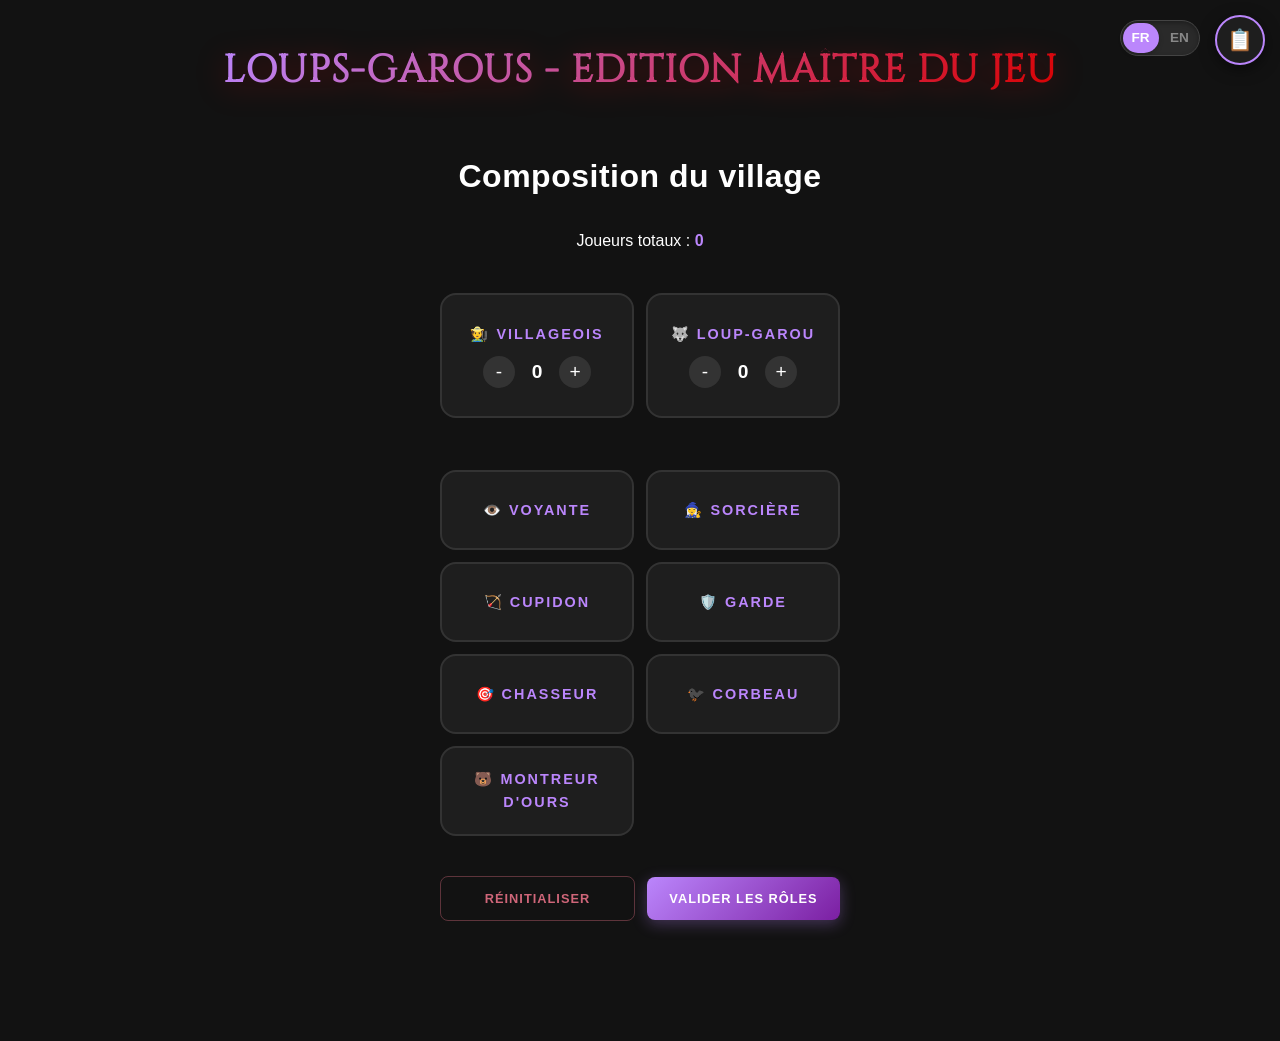
<file: index.html>
<!DOCTYPE html>
<html lang="fr">

<head>
    <meta charset="UTF-8">
    <meta name="viewport" content="width=device-width, initial-scale=1.0, maximum-scale=1.0, user-scalable=no">
    <title>Werewolf GM</title>
    <link rel="icon" type="image/x-icon" href="/wolf.png">
    <link rel="stylesheet" href="style.css?v=8">
    <link rel="manifest" href="manifest.json">
</head>

<body>

    <header>
        <h1 class="titre-app" data-i18n="mainTitle">Loups-Garous - Edition Maître du Jeu</h1>

        <div class="header-controls"></div>
            <div class="lang-switch-container">
                <input type="checkbox" id="lang-toggle-checkbox" class="lang-checkbox">
                <label for="lang-toggle-checkbox" class="lang-slider">
                    <span class="lang-fr">FR</span>
                    <span class="lang-en">EN</span>
                    <div class="lang-knob"></div>
                </label>
            </div>

            <button id="btn-master-view" class="btn-master-flottant" title="Master View">📋</button>
        </div>
    </header>

    <section>
        <main id="app-container">

            <div id="ecran-choix-roles">
                <h2 data-i18n="setupTitle">Composition du village</h2>
                <p style="text-align: center; margin-bottom: 20px;"><span data-i18n="totalPlayers">Joueurs totaux
                        :</span> <strong id="total-joueurs" style="color: var(--accent);">0</strong></p>

                <div class="grille-roles">
                    <div class="carte-role base villageois" data-role="villageois" data-nom="Villageois">
                        <h3>🧑‍🌾 <span data-i18n="roleVillagerName">Villageois</span></h3>
                        <div class="controles-compteur">
                            <button class="btn-moins" data-cible="villageois">-</button>
                            <span id="qte-villageois" class="qte">0</span>
                            <button class="btn-plus" data-cible="villageois">+</button>
                        </div>
                    </div>
                    <div class="carte-role base loup" data-role="loup" data-nom="Loup-Garou">
                        <h3>🐺 <span data-i18n="roleWolfName">Loup-Garou</span></h3>
                        <div class="controles-compteur">
                            <button class="btn-moins" data-cible="loup">-</button>
                            <span id="qte-loup" class="qte">0</span>
                            <button class="btn-plus" data-cible="loup">+</button>
                        </div>
                    </div>

                    <div class="carte-role special" data-role="voyante" data-nom="Voyante">
                        <h3>👁️ <span data-i18n="roleSeerName">Voyante</span></h3>
                    </div>
                    <div class="carte-role special" data-role="sorciere" data-nom="Sorcière">
                        <h3>🧙‍♀️ <span data-i18n="roleWitchName">Sorcière</span></h3>
                    </div>
                    <div class="carte-role special" data-role="cupidon" data-nom="Cupidon">
                        <h3>🏹 <span data-i18n="roleCupidName">Cupidon</span></h3>
                    </div>
                    <div class="carte-role special" data-role="garde" data-nom="Garde">
                        <h3>🛡️ <span data-i18n="roleGuardName">Garde</span></h3>
                    </div>
                    <div class="carte-role special" data-role="chasseur" data-nom="Chasseur">
                        <h3>🎯 <span data-i18n="roleHunterName">Chasseur</span></h3>
                    </div>
                    <div class="carte-role special" data-role="corbeau" data-nom="Corbeau">
                        <h3>🐦‍⬛ <span data-i18n="roleCrowName">Corbeau</span></h3>
                    </div>
                    <div class="carte-role special" data-role="montreur" data-nom="Montreur d'Ours">
                        <h3>🐻 <span data-i18n="roleBearName">Montreur d'Ours</span></h3>
                    </div>
                </div>

                <div class="bouton-transition-container"
                    style="display: flex; justify-content: space-between; align-items: center; margin-top: 20px;">
                    <button id="btn-reinitialiser" class="btn-texte" data-i18n="btnReset">Réinitialiser</button>
                    <button id="btn-valider-roles" class="btn-principal" style="margin: 0; max-width: 200px;"
                        data-i18n="btnValidateRoles">Valider les rôles</button>
                </div>
            </div>

            <div id="ecran-parametres" class="cache">
                <h2 data-i18n="settingsTitle">Paramètres de la partie</h2>

                <div class="etape-container">
                    <div class="parametres-groupe">
                        <p class="parametre-titre" data-i18n="timerLabel">⏳ Temps de débat (Conseil) :</p>
                        <select id="select-timer">
                            <option value="120" data-i18n="time2m">2 Minutes</option>
                            <option value="180" selected data-i18n="time3m">3 Minutes</option>
                            <option value="300" data-i18n="time5m">5 Minutes</option>
                            <option value="480" data-i18n="time8m">8 Minutes</option>
                            <option value="0" data-i18n="timeUnl">Illimité</option>
                        </select>
                    </div>

                    <div class="parametres-groupe">
                        <p class="parametre-titre" data-i18n="capSectionTitle">🎖️ Élection du Capitaine :</p>
                        <label class="checkbox-container" for="checkbox-capitaine">
                            <input type="checkbox" id="checkbox-capitaine" class="checkbox-input" checked>
                            <span class="checkbox-label" data-i18n="capEnableDesc">Activer l'élection du Capitaine avant
                                la Nuit 1</span>
                        </label>
                    </div>

                    <div id="groupe-option-reelection" class="sub-option">
                        <div class="checkbox-container">
                            <input type="checkbox" id="checkbox-reelection" class="checkbox-input" checked>
                            <label for="checkbox-reelection" class="checkbox-label"
                                data-i18n="capReelectDesc">Désignation d'un successeur (en cas de mort)</label>
                        </div>
                    </div>

                    <div class="parametres-groupe">
                        <p class="parametre-titre" data-i18n="tiebreakerTitle">⚖️ Égalité (Revote) :</p>
                        <label class="checkbox-container" for="checkbox-revote">
                            <input type="checkbox" id="checkbox-revote" class="checkbox-input" checked>
                            <span class="checkbox-label" data-i18n="tiebreakerDesc">Autoriser un second vote en cas
                                d'égalité</span>
                        </label>
                    </div>
                </div>

                <button id="btn-valider-parametres" class="btn-principal" data-i18n="btnContinue">Étape
                    suivante</button>
            </div>

            <div id="ecran-saisie-joueurs" class="cache">
                <h2 data-i18n="playersTitle">Ajouter les joueurs</h2>

                <div class="formulaire-ajout">
                    <input type="text" id="nom-joueur" data-i18n="placeholderName" placeholder="Entrez un nom...">
                    <select id="role-joueur"></select>
                    <button id="btn-ajouter" data-i18n="btnAdd">Ajouter</button>
                </div>

                <ul id="liste-config-joueurs" class="liste-simple"></ul>

                <button id="btn-demarrer" class="btn-principal" disabled data-i18n="btnStart">Démarrer la
                    partie</button>
            </div>

            <div id="ecran-capitaine" class="cache">
                <div class="etape-container">
                    <span class="captain-badge">🎖️</span>
                    <h2 data-i18n="capTitle">Élection du Capitaine</h2>
                    <p class="info-bulle" data-i18n="capDesc">Le village élit son Capitaine avant la première nuit.</p>
                    <select id="select-capitaine"></select>
                    <button id="btn-valider-capitaine" class="btn-principal" disabled data-i18n="btnValidateCap">Valider
                        le Capitaine</button>
                </div>
            </div>

            <div id="ecran-nuit" class="cache">
                <h2 id="titre-nuit" class="titre-nuit-etape">Nuit 1</h2>

                <div id="contenu-etape-nuit"></div>
                <div id="zone-sentence-village" class="cache"></div>

                <div id="zone-timer" class="cache etape-container">
                    <h3 class="titre-conseil" data-i18n="timerTitle">Chronomètre de débat</h3>

                    <div id="chrono-cercle-container">
                        <svg class="chrono-svg" viewBox="0 0 100 100">
                            <circle class="chrono-cercle-fond" cx="50" cy="50" r="45"></circle>
                            <circle class="chrono-cercle-progression" id="barre-timer" cx="50" cy="50" r="45"></circle>
                        </svg>
                        <div id="affichage-chrono">03:00</div>
                    </div>

                    <div class="timer-controles">
                        <button id="btn-timer-moins" class="btn-timer-secondaire">-30s</button>
                        <button id="btn-start-timer" class="btn-timer-principal"
                            data-i18n="btnStartTimer">Démarrer</button>
                        <button id="btn-timer-reset" class="btn-timer-secondaire"
                            data-i18n="btnResetTimer">Reset</button>
                        <button id="btn-timer-plus" class="btn-timer-secondaire">+30s</button>
                    </div>
                </div>

                <div id="zone-vote-village" class="cache etape-container">
                    <h3 class="titre-conseil" data-i18n="voteTitle">Vote du Village</h3>
                    <select id="select-elimine-village"></select>
                </div>

                <button id="btn-etape-suivante" class="btn-principal cache" data-i18n="btnNext">SUIVANT</button>
            </div>

        </main>
    </section>

    <div id="modal-master-view" class="modal-overlay cache">
        <div class="modal-contenu">
            <button id="btn-close-master" class="btn-fermer">✖</button>
            <h2 style="color: var(--accent); margin-top: 10px;">📋 Master View</h2>
            <div id="recap-players-list"></div>
        </div>
    </div>

    <script src="script.js"></script>
</body>

</html>
</file>
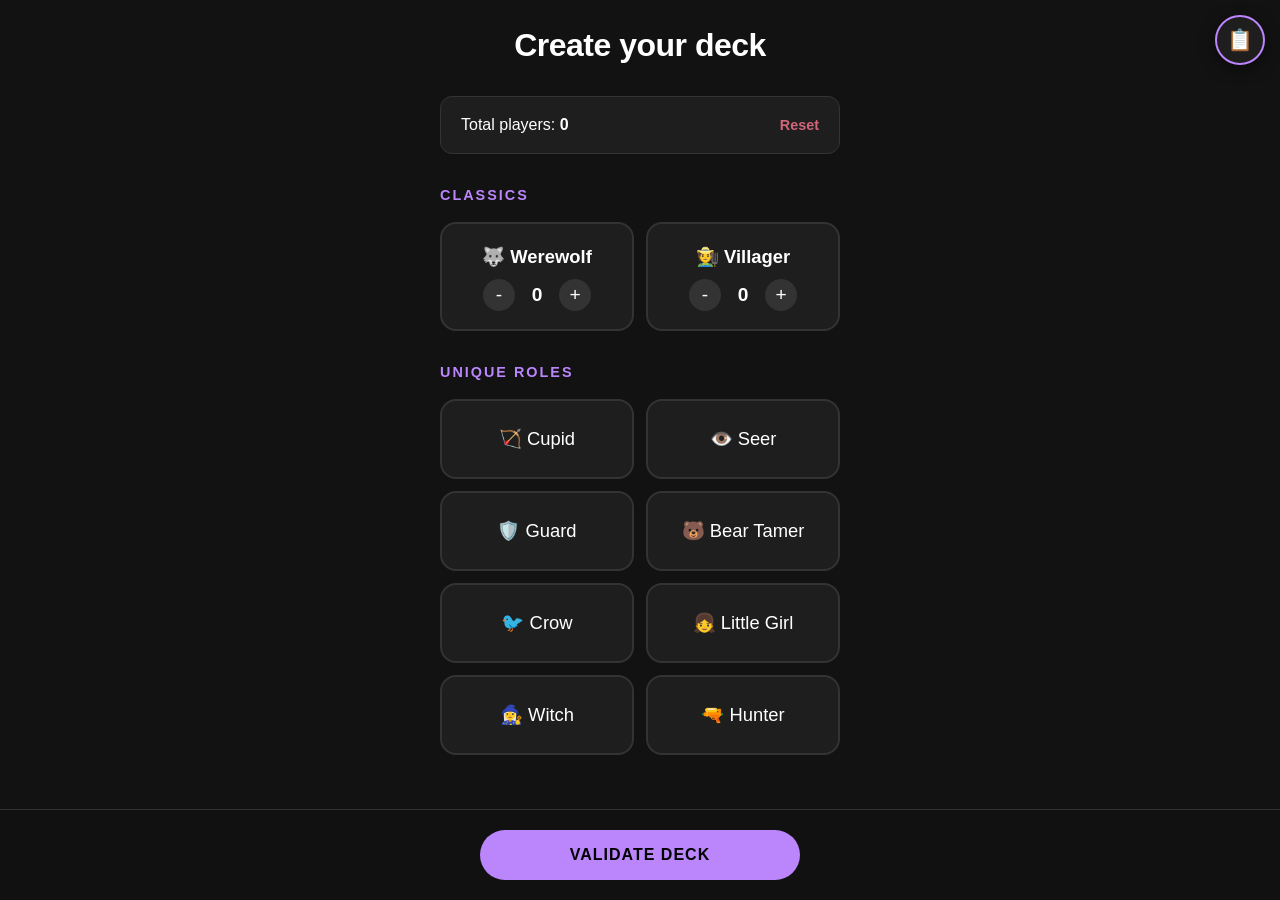
<file: pages/game.html>
<!DOCTYPE html>
<html lang="en">

<head>
    <meta charset="UTF-8">
    <meta name="viewport" content="width=device-width, initial-scale=1.0, maximum-scale=1.0, user-scalable=no">
    <title>Game - Werewolf GM</title>
    <link rel="stylesheet" href="/styles/style.css">
</head>

<body>
    <button id="btn-master-view" class="btn-master-flottant">📋</button>

    <div id="modal-master-view" class="modal-overlay cache">
        <div class="modal-contenu">
            <button id="btn-close-master" class="btn-fermer">✖</button>
            <h2 class="game-recap">Game Recap</h2>
            <div id="recap-players-list"></div>
        </div>
    </div>

    <section id="ecran-choix-roles">
        <h2>Create your deck</h2>
        <div class="infos-paquet">
            <span>Total players: <strong id="total-joueurs">0</strong></span>
            <button id="btn-reinitialiser" class="btn-texte">Reset</button>
        </div>

        <h3>Classics</h3>
        <div class="grille-roles">
            <div class="carte-role loup" data-role="loup" data-nom="Werewolf">
                <span class="nom-role">🐺 Werewolf</span>
                <div class="controles-compteur">
                    <button class="btn-moins" data-cible="loup">-</button>
                    <span class="qte" id="qte-loup">0</span>
                    <button class="btn-plus" data-cible="loup">+</button>
                </div>
            </div>
            <div class="carte-role villageois" data-role="villageois" data-nom="Villager">
                <span class="nom-role">🧑‍🌾 Villager</span>
                <div class="controles-compteur">
                    <button class="btn-moins" data-cible="villageois">-</button>
                    <span class="qte" id="qte-villageois">0</span>
                    <button class="btn-plus" data-cible="villageois">+</button>
                </div>
            </div>
        </div>

        <h3>Unique Roles</h3>
        <div class="grille-roles">
            <button class="carte-role special" data-role="cupidon" data-nom="Cupid">🏹 Cupid</button>
            <button class="carte-role special" data-role="voyante" data-nom="Seer">👁️ Seer</button>
            <button class="carte-role special" data-role="garde" data-nom="Guard">🛡️ Guard</button>
            <button class="carte-role special" data-role="montreur" data-nom="Bear Tamer">🐻 Bear Tamer</button>
            <button class="carte-role special" data-role="corbeau" data-nom="Crow">🐦 Crow</button>
            <button class="carte-role special" data-role="petite-fille" data-nom="Little Girl">👧 Little Girl</button>
            <button class="carte-role special" data-role="sorciere" data-nom="Witch">🧙‍♀️ Witch</button>
            <button class="carte-role special" data-role="chasseur" data-nom="Hunter">🔫 Hunter</button>
        </div>

        <div class="barre-bas">
            <button id="btn-valider-roles" class="btn-principal">Validate Deck</button>
        </div>
    </section>

    <section id="ecran-parametres" class="cache">
        <h2>Game Settings</h2>
        <div class="etape-container">
            <div class="parametres-groupe">
                <p class="parametre-titre">⏳ Council Discussion Time:</p>
                <select id="select-timer">
                    <option value="120">2 Minutes</option>
                    <option value="180" selected>3 Minutes</option>
                    <option value="300">5 Minutes</option>
                    <option value="480">8 Minutes</option>
                    <option value="0">Unlimited</option>
                </select>
            </div>

            <div class="parametres-groupe">
                <p class="parametre-titre">🎖️ Captain Election:</p>
                <label class="checkbox-container" for="checkbox-capitaine">
                    <input type="checkbox" id="checkbox-capitaine" class="checkbox-input" checked>
                    <span class="checkbox-label">Enable Captain Election before Night 1</span>
                </label>
            </div>

            <div id="groupe-option-reelection" class="sub-option">
                <div class="checkbox-container">
                    <input type="checkbox" id="checkbox-reelection" class="checkbox-input" checked>
                    <label for="checkbox-reelection" class="checkbox-label">Successor Designation (on death)</label>
                </div>
            </div>

            <div class="parametres-groupe">
                <p class="parametre-titre">⚖️ Tiebreaker (Revote):</p>
                <label class="checkbox-container" for="checkbox-revote">
                    <input type="checkbox" id="checkbox-revote" class="checkbox-input" checked>
                    <span class="checkbox-label">Allow a second vote in case of a tie</span>
                </label>
            </div>
        </div>
        <div class="barre-bas">
            <button id="btn-valider-parametres" class="btn-principal">Next Step</button>
        </div>
    </section>

    <section id="ecran-saisie-joueurs" class="cache">
        <h2>Who is who?</h2>
        <div class="info-cercle">
                <strong>Seating Order :</strong> Please add the players in clockwise order around the table.
            </div>
        <div class="formulaire-ajout">
            <input type="text" id="nom-joueur" placeholder="Name..." autocomplete="off">
            <select id="role-joueur">
                <option value="">Role...</option>
            </select>
            <button id="btn-ajouter">+</button>
        </div>
        <ul id="liste-config-joueurs" class="liste-simple"></ul>
        <div class="barre-bas">
            <button id="btn-demarrer" class="btn-principal" disabled>Next Step</button>
        </div>
    </section>

    <section id="ecran-capitaine" class="cache">
        <h2>Captain Election</h2>
        <div class="etape-container">
            <span class="captain-badge">🎖️</span>
            <p class="info-bulle">
                The village must choose a leader. 
                The Captain's vote counts as double in case of a tie.
            </p>
            <select id="select-capitaine">
                </select>
        </div>
        <div class="barre-bas">
            <button id="btn-valider-capitaine" class="btn-principal" disabled>Night 1</button>
        </div>
    </section>

    <section id="ecran-nuit" class="cache">
        <h2 id="titre-nuit">Night 1</h2>

        <div id="contenu-etape-nuit"></div>

        <div id="zone-timer" class="cache">
            <div id="affichage-chrono">03:00</div>
            <div class="barre-timer-conteneur">
                <div id="barre-timer"></div>
            </div>
            <button id="btn-start-timer" class="btn-secondaire">Start Timer</button>
        </div>

        <div id="zone-vote-village" class="cache">
            <p class="parametre-titre">🗳️ Village Council Decision:</p>
            <select id="select-elimine-village"></select>
        </div>

        <div id="zone-sentence-village" class="cache"></div>

        <div class="barre-bas">
            <button id="btn-etape-suivante" class="btn-principal">Proceed</button>
        </div>
    </section>

    <script src="/scripts/script.js" defer></script>
</body>

</html>
</file>
<file: style.css>
/* =========================================
   1. VARIABLES & RESET
   ========================================= */
@font-face {
    font-family: 'Cinzel';
    src: url('Cinzel-VariableFont_wght.ttf') format('truetype');
    font-weight: 400;
    font-style: normal;
}

@font-face {
    font-family: 'Monserrat';
    src: url('Montserrat-VariableFont_wght.ttf') format('truetype');
    font-weight: 400;
    font-style: normal;
}

:root {
    --font-titre: 'Cinzel', sans-serif;
    --font-corps: 'Montserrat', 'Segoe UI', sans-serif;
    --fond: #121212;
    --secondaire: #1e1e1e;
    --accent: #bb86fc;
    --accent-dark: #7b1fa2;
    --accent-rgb: 187, 134, 252;
    --rouge-sang: #cf6679;
    --texte: #ffffff;
    --texte-secondaire: #b0b0b0;
    --bordure: #333333;
    --succes: #4CAF50;
    --alerte: #f39c12;
    --gold: #ffb74d;
}

* {
    box-sizing: border-box;
    margin: 0;
    padding: 0;
    -webkit-tap-highlight-color: transparent;
}

body {
    background-color: var(--fond);
    color: var(--texte);
    font-family: var(--font-corps);
    padding: 20px;
    padding-bottom: 120px;
    line-height: 1.6;
    overflow-x: hidden;
    transition: background-color 0.8s ease, color 0.5s ease;
}

body.theme-jour {
    --fond: #e9e7e2;
    --texte: #121212;
}

header {
    display: flex;
    flex-direction: column;
    justify-content: center;
    align-items: center;
    padding: 20px 40px;
    width: 100%;
    text-align: center;
}

.titre-app {
    font-family: var(--font-titre);
    font-size: 2.4rem;
    text-transform: uppercase;
    letter-spacing: 1px;
    margin: 0 0 30px 0;

    background: linear-gradient(135deg, var(--accent) 0%, #d90000 100%);
    -webkit-background-clip: text;
    -webkit-text-fill-color: transparent;
    filter: drop-shadow(0 5px 15px rgba(217, 0, 0, 0.4));
    animation: fadeIn 3s ease-out;
}

.header-controls {
    display: flex;
    align-items: center;
    gap: 20px;
}


@media (max-width: 768px) {
    header {
        gap: 40px;
        padding: 15px;
    }

    .titre-app {
        font-size: 1.8rem;
        order: 2;
    }

    .header-controls {
        order: 1;
        justify-content: center;
        width: 100%;
        gap: 15px;
    }

    h2 {
        font-size: 1.4;
    }
}

.etape-container,
.modal-content {
    background-color: #1e1e1e !important;
    color: #ffffff !important;
    border: 1px solid #333333;
    box-shadow: 0 10px 30px rgba(0, 0, 0, 0.3);
    padding: 20px;
    border-radius: 20px;
    margin-bottom: 20px;
}

.cache {
    display: none !important;
}

section {
    max-width: 400px;
    margin: 0 auto;
    width: 100%;
}

/* =========================================
   2. TYPOGRAPHIE & TITRES
   ========================================= */
h2 {
    text-align: center;
    margin-bottom: 25px;
    font-size: 2rem;
    font-weight: 600;
    letter-spacing: 0.5px;
}

h3 {
    margin: 30px 0 15px 0;
    color: var(--accent);
    text-transform: uppercase;
    font-size: 0.9rem;
    letter-spacing: 2px;
}

.titre-nuit-etape {
    font-size: 2.8rem;
    text-align: center;
    margin: 10px 0 25px 0;
    font-weight: 800;
    color: var(--texte);
    text-shadow: 0 4px 15px rgba(187, 134, 252, 0.3), 0 2px 5px rgba(255, 255, 255, 0.3);
    transition: all 0.8s ease;
}

body.theme-jour .titre-nuit-etape {
    color: var(--texte);
    text-shadow: 0 4px 10px rgba(187, 134, 252, 0.3);
}

/* =========================================
   3. ÉCRAN : CRÉATION DU DECK
   ========================================= */
.infos-paquet {
    display: flex;
    justify-content: space-between;
    align-items: center;
    background: var(--secondaire);
    padding: 15px 20px;
    border-radius: 12px;
    margin-bottom: 25px;
    border: 1px solid var(--bordure);
}

.btn-principal {
    flex: 1;
    background: linear-gradient(135deg, var(--accent) 0%, var(--accent-dark) 100%);
    color: #ffffff;
    border: none;
    padding: 14px 10px;
    border-radius: 8px;
    font-weight: 800;
    font-size: 0.80rem;
    cursor: pointer;
    text-transform: uppercase;
    letter-spacing: 1px;
    box-shadow: 0 4px 15px rgba(187, 134, 252, 0.3);
    transition: all 0.3s ease;
    white-space: nowrap;
}

.btn-principal:hover:not(:disabled) {
    transform: translateY(-2px);
    box-shadow: 0 6px 20px rgba(187, 134, 252, 0.5);
    filter: brightness(1.1);
}

.btn-principal:active:not(:disabled) {
    transform: translateY(0);
    box-shadow: 0 2px 8px rgba(187, 134, 252, 0.3);
}

.btn-principal:disabled {
    background: #333333;
    color: #777777;
    box-shadow: none;
    cursor: not-allowed;
    transform: none;
}

.btn-texte {
    flex: 1;
    background: transparent;
    border: 1px solid rgba(207, 102, 121, 0.4);
    color: var(--rouge-sang);
    font-weight: bold;
    font-size: 0.80rem;
    padding: 14px 10px;
    border-radius: 8px;
    cursor: pointer;
    text-transform: uppercase;
    letter-spacing: 1px;
    transition: all 0.3s ease;
    white-space: nowrap;
}

.btn-texte:hover {
    background: rgba(207, 102, 121, 0.15);
    border-color: var(--rouge-sang);
    box-shadow: 0 4px 12px rgba(207, 102, 121, 0.2);
    transform: translateY(-2px);
}

.btn-texte:active {
    transform: translateY(0);
}

.grille-roles {
    display: grid;
    grid-template-columns: repeat(2, 1fr);
    gap: 12px;
    margin-bottom: 40px;
}

.carte-role {
    background: var(--secondaire);
    border: 2px solid var(--bordure);
    border-radius: 16px;
    padding: 18px 10px;
    display: flex;
    flex-direction: column;
    align-items: center;
    justify-content: center;
    transition: all 0.2s cubic-bezier(0.4, 0, 0.2, 1);
    cursor: pointer;
    position: relative;
    color: white;
}

.carte-role.base {
    margin-top: 20px;
    margin-bottom: 40px;
    height: 125px !important;
    min-height: 125px !important;
    max-height: 125px !important;
}

.carte-role.selectionne {
    border-color: var(--accent);
    background: rgba(187, 134, 252, 0.08);
    box-shadow: 0 0 15px rgba(187, 134, 252, 0.2);
}

.nom-role {
    font-weight: 600;
    font-size: 1.15rem;
    margin-bottom: 8px;
}

.carte-role.special {
    font-size: 1.15rem;
    padding: 20px 10px;
    display: flex;
    align-items: center;
    justify-content: center;
    min-height: 80px;
}

.carte-role h3 {
    margin: 0 0 10px 0;
}

.carte-role.special h3 {
    margin: 0;
    text-align: center;
    width: 100%;
}

/* =========================================
   BORDURES SPÉCIFIQUES (LOUP / VILLAGEOIS)
   ========================================= */
.carte-role.loup.selectionne {
    border-color: var(--rouge-sang) !important;
    background: rgba(207, 102, 121, 0.08) !important;
    box-shadow: 0 0 15px rgba(207, 102, 121, 0.2) !important;

}

.carte-role.villageois.selectionne {
    border-color: var(--succes) !important;
    background: rgba(76, 175, 80, 0.08) !important;
    box-shadow: 0 0 15px rgba(76, 175, 80, 0.2) !important;

}

.carte-role.loup.selectionne .nom-role {
    color: var(--rouge-sang);
}

.carte-role.villageois.selectionne .nom-role {
    color: var(--succes);
}

.controles-compteur {
    display: flex;
    align-items: center;
    gap: 12px;
}

.btn-plus,
.btn-moins {
    width: 32px;
    height: 32px;
    border-radius: 50%;
    border: none;
    background: #333;
    color: white;
    font-size: 1.2rem;
    display: flex;
    align-items: center;
    justify-content: center;
    cursor: pointer;
}

.btn-plus:active,
.btn-moins:active {
    background: var(--accent);
}

.qte {
    font-size: 1.2rem;
    font-weight: 800;
    min-width: 20px;
    text-align: center;
}

/* =========================================
   4. ÉCRAN : PARAMÈTRES (FIX ALIGNEMENT)
   ========================================= */
#btn-valider-parametres {
    display: block;
    margin: 30px auto;
    width: 80%;
    max-width: 300px;
}

.parametres-groupe {
    margin-bottom: 25px;
}

.parametre-titre {
    margin-bottom: 12px;
    font-weight: bold;
    color: var(--accent);
    display: block;
}

.checkbox-container {
    display: flex !important;
    align-items: center !important;
    justify-content: flex-start !important;
    gap: 15px !important;
    cursor: pointer;
    margin: 5px 0;
    padding: 8px 0;
}

.checkbox-input {
    width: 22px !important;
    height: 22px !important;
    margin: 0 !important;
    flex-shrink: 0 !important;
    cursor: pointer;
    accent-color: var(--accent);
}

.checkbox-label {
    color: var(--texte);
    font-size: 1rem;
    line-height: 1.3;
    cursor: pointer;
    user-select: none;
}

/* =========================================
   5. ÉCRAN : SAISIE JOUEURS
   ========================================= */
.formulaire-ajout {
    display: flex;
    gap: 8px;
    margin-bottom: 20px;
    align-items: center;
}

#nom-joueur {
    flex: 2;
    height: 48px;
}

#nom-joueur {
    flex: 2;
    margin-bottom: 0;
}

#role-joueur {
    flex: 1.5;
    margin-bottom: 0;
}

/* =========================================
   BOUTON AJOUTER (PETIT & ÉLÉGANT)
   ========================================= */
#btn-ajouter {
    flex: 0.8;
    background: linear-gradient(135deg, var(--accent) 0%, var(--accent-dark) 100%);
    border: none;
    border-radius: 8px;
    color: white;
    font-size: 0.85rem;
    font-weight: bold;
    text-transform: uppercase;
    cursor: pointer;
    height: 48px;
    transition: all 0.2s ease;
    display: flex;
    align-items: center;
    justify-content: center;
    white-space: nowrap;
}

#btn-ajouter:hover {
    filter: brightness(1.2);
    transform: scale(1.02);
}

#btn-ajouter:active {
    transform: scale(0.98);
}


#btn-demarrer {
    display: block;
    margin: 30px auto;
    width: 80%;
    max-width: 300px;
}

.liste-simple {
    list-style: none;
    margin-top: 20px;
}

.joueur-item {
    background: var(--secondaire);
    padding: 12px 18px;
    border-radius: 12px;
    margin-bottom: 10px;
    display: flex;
    justify-content: space-between;
    align-items: center;
    border: 1px solid var(--bordure);
    animation: slideIn 0.3s ease;
}

@keyframes slideIn {
    from {
        opacity: 0;
        transform: translateX(-10px);
    }

    to {
        opacity: 1;
        transform: translateX(0);
    }
}

.btn-supprimer-joueur {
    background: none;
    border: none;
    color: var(--rouge-sang);
    font-size: 1.2rem;
    cursor: pointer;
    padding: 5px;
}

/* =========================================
   ÉLECTION CAPITAINE
   ========================================= */
#btn-valider-capitaine {
    margin-top: 35px !important;
}

#select-capitaine {
    margin-bottom: 10px;
}

#btn-etape-suivante {
    display: block;
    /* Force le bouton à se comporter comme un bloc */
    margin: 30px auto;
    /* 30px d'espace en haut/bas, auto pour centrer gauche/droite */
    width: 80%;
    /* Largeur confortable pour le pouce sur mobile */
    max-width: 300px;
}

/* =========================================
   6. PHASE DE JEU (CARTES RÔLES & MORNING)
   ========================================= */
.etape-container {
    background-color: var(--secondaire);
    padding: 35px;
    border-radius: 20px;
    border: 1px solid var(--bordure);
    box-shadow: 0 10px 30px rgba(0, 0, 0, 0.4);
}

.info-bulle {
    margin-bottom: 20px;
}

.lovers-selection {
    display: flex;
    align-items: center;
    justify-content: center;
    gap: 15px;
    margin-top: 15px;
}

.heart-icon {
    font-size: 1.5rem;
    color: #ff4d4d;
    text-shadow: 0 0 10px rgba(255, 77, 77, 0.5);
}

.text-gold {
    color: var(--gold) !important;
    font-weight: 700;
    text-shadow: 0 0 8px rgba(255, 183, 77, 0.3);
}

/* =========================================
   12. VOYANTE (SEER) - RÉVÉLATION
   ========================================= */
#seer-target {
    margin-top: 8px;
}

.seer-result {
    margin-top: 20px;
    padding: 20px;
    background: rgba(187, 134, 252, 0.05);
    border: 2px solid var(--accent);
    border-radius: 15px;
    text-align: center;
    box-shadow: 0 0 15px rgba(187, 134, 252, 0.2);
    animation: revealPop 0.4s cubic-bezier(0.175, 0.885, 0.32, 1.275);
}

.seer-result span {
    display: block;
    color: var(--texte-secondaire);
    font-size: 0.9rem;
    text-transform: uppercase;
    letter-spacing: 1px;
    margin-bottom: 5px;
}

.seer-result b {
    display: block;
    color: var(--accent);
    font-size: 1.6rem;
    text-transform: uppercase;
    letter-spacing: 2px;
    text-shadow: 0 0 10px rgba(187, 134, 252, 0.3);
}

.etape-role {
    font-size: 1.8rem;
    font-weight: 800;
    color: var(--accent);
    text-align: center;
    margin-bottom: 10px;
}

.etape-joueurs {
    text-align: center;
    color: var(--texte-secondaire);
    font-size: 1rem;
    margin-bottom: 20px;
}

/* =========================================
   6. PHASE DE JOUR (MORNING NEWS & ÉVÉNEMENTS)
   ========================================= */
.separator-dots {
    border: 0;
    height: 1px;
    background-image: linear-gradient(to right, transparent, var(--accent), transparent);
    margin: 40px 0;
    opacity: 0.5;
}

.morning-news-container {
    display: flex;
    flex-direction: column;
    gap: 15px;
    background: transparent;
    padding: 0;
    margin-bottom: 20px;
}

.morning-news-title {
    color: var(--accent);
    font-size: 1.5rem;
    text-transform: uppercase;
    letter-spacing: 3px;
    font-weight: 700;
    margin-top: 0;
    margin-bottom: 40px;
    opacity: 0.8;
    display: flex;
    flex-direction: column;
    align-items: center;
    gap: 8px;
}

.morning-news-title::after {
    content: "";
    width: 50%;
    height: 2px;
    background: var(--accent);
    border-radius: 2px;
    box-shadow: 0 0 8px var(--accent);
}

.morning-news-list {
    display: flex;
    flex-direction: column;
    gap: 12px;
}

@keyframes slideUp {
    from { opacity: 0; transform: translateY(20px); }
    to { opacity: 1; transform: translateY(0); }
}

.safe-night,
.bear-silent {
    background: rgba(255, 255, 255, 0.05);
    border: 1px solid var(--bordure);
    padding: 16px 20px;
    border-radius: 12px;
    color: var(--texte-secondaire);
    font-size: 1rem;
    display: flex;
    align-items: center;
    gap: 12px;
}


.bear-growl,
.crow-mark {
    display: flex;
    align-items: center;
    gap: 15px;
    padding: 15px;
    border-radius: 12px;
    font-size: 0.95rem;
    line-height: 1.4;
    box-shadow: 0 4px 10px rgba(0, 0, 0, 0.15);
}

.event-icon {
    font-size: 2.2rem;
    flex-shrink: 0;
    filter: drop-shadow(0 2px 4px rgba(0, 0, 0, 0.5));
}

.bear-growl {
    background: rgba(243, 156, 18, 0.08);
    border: 1px solid rgba(243, 156, 18, 0.2);
    border-left: 4px solid var(--alerte);
}

.bear-growl strong {
    color: var(--alerte);
    font-size: 1.1rem;
    display: block;
    margin-bottom: 2px;
    text-transform: uppercase;
    letter-spacing: 1px;
}

.crow-mark {
    background: rgba(187, 134, 252, 0.08);
    border: 1px solid rgba(187, 134, 252, 0.2);
    border-left: 4px solid var(--accent);
}

.crow-mark strong {
    color: var(--accent);
    font-size: 1.1rem;
    display: block;
    margin-bottom: 5px;
    text-transform: uppercase;
    letter-spacing: 1px;
}

.crow-target-name {
    background-color: var(--accent);
    color: #000;
    font-weight: 800;
    font-size: 1.1rem;
    padding: 2px 8px;
    border-radius: 6px;
    text-transform: uppercase;
    display: inline-block;
    vertical-align: middle;
    margin-right: 5px;
    box-shadow: 0 0 10px rgba(187, 134, 252, 0.4);
}

.crow-text-info {
    color: var(--texte-secondaire);
    font-size: 0.95rem;
}

.bouton-transition-container {
    gap: 12px;
    width: 100%;
}


/* =========================================
   7. WIDGET TIMER & VOTE DU CONSEIL
   ========================================= */
.titre-conseil {
    color: var(--accent);
    font-size: 1.5rem;
    text-transform: uppercase;
    letter-spacing: 3px;
    font-weight: 700;
    margin-top: 0;
    margin-bottom: 40px;
    opacity: 0.8;
    display: flex;
    flex-direction: column;
    align-items: center;
    gap: 8px;
}

.titre-conseil::after {
    content: "";
    width: 50%;
    height: 2px;
    background: var(--accent);
    border-radius: 2px;
    box-shadow: 0 0 8px var(--accent);
}

#zone-timer {
    background-color: transparent;
    border: none;
    box-shadow: none;
    padding: 30px;
    margin: 20px auto;
    text-align: center;
}

#chrono-cercle-container {
    position: relative;
    width: 220px;
    height: 220px;
    margin: 0 auto 50px auto;
    display: flex;
    align-items: center;
    justify-content: center;
}

#affichage-chrono {
    position: relative;
    z-index: 2;
    font-size: 3.5rem;
    font-weight: 800;
    color: var(--accent);
    font-family: monospace;
    line-height: 1;
    letter-spacing: 2px;
}

.chrono-svg {
    position: absolute;
    top: 0;
    left: 0;
    width: 100%;
    height: 100%;
    transform: rotate(-90deg);
}

.chrono-cercle-fond {
    fill: none;
    stroke: rgba(255, 255, 255, 0.1);
    stroke-width: 6;
}

#barre-timer {
    fill: none;
    stroke: var(--accent);
    stroke-width: 8;
    stroke-linecap: round;
    stroke-dasharray: 283;
    stroke-dashoffset: 0;
    transition: stroke-dashoffset 1s linear, stroke 0.3s;
}

.timer-controles {
    display: flex;
    justify-content: center;
    align-items: center;
    flex-wrap: nowrap;
    gap: 8px;
    margin-top: 20px;
    width: 100%;
}

.timer-controles button {
    font-family: inherit;
    font-size: 0.85rem;
    font-weight: 600;
    letter-spacing: 0.5px;
    text-transform: uppercase;
    padding: 10px 12px;
    border-radius: 8px;
    cursor: pointer;
    transition: all 0.3s ease;
    backdrop-filter: blur(5px);
    white-space: nowrap;
}

.btn-timer-secondaire {
    background-color: rgba(255, 255, 255, 0.05);
    color: rgba(255, 255, 255, 0.6);
    border: 1px solid rgba(255, 255, 255, 0.1);
}

.btn-timer-secondaire:hover {
    background-color: rgba(255, 255, 255, 0.1);
    color: #fff;
    border-color: rgba(255, 255, 255, 0.4);
    transform: translateY(-2px);
    box-shadow: 0 4px 10px rgba(0, 0, 0, 0.3);
}

.btn-timer-principal {
    background-color: transparent;
    color: var(--accent);
    border: 2px solid var(--accent);
    box-shadow: 0 0 8px rgba(187, 134, 252, 0.2) inset, 0 0 8px rgba(187, 134, 252, 0.2);
}

.btn-timer-principal:hover {
    background-color: var(--accent);
    color: #121212;
    box-shadow: 0 0 15px var(--accent);
    transform: translateY(-2px);
}

.btn-timer-pause {
    background-color: transparent !important;
    color: #ff9800 !important;
    border: 2px solid #ff9800 !important;
    box-shadow: 0 0 8px rgba(255, 152, 0, 0.2) inset, 0 0 8px rgba(255, 152, 0, 0.2) !important;
}

.btn-timer-pause:hover {
    background-color: #ff9800 !important;
    color: #121212 !important;
    box-shadow: 0 0 15px #ff9800 !important;
}

.timer-controles button:active {
    transform: translateY(1px);
    box-shadow: none !important;
}

#zone-vote-village {
    margin-top: 40px;
    display: flex;
    flex-direction: column;
    align-items: center;
    gap: 25px;
    padding: 30px 20px;
    background: rgba(255, 255, 255, 0.02);
    border-radius: 20px;
    border: 1px solid rgba(255, 255, 255, 0.05);
}

#select-elimine-village {
    appearance: none;
    -webkit-appearance: none;

    width: 100%;
    max-width: 300px;
    padding: 12px 20px;
    display: block;
    margin: 0 auto;
    text-align: center;
    text-align-last: center;
    background-color: rgba(255, 255, 255, 0.05);
    color: #fff;
    font-family: inherit;
    font-size: 1rem;
    font-weight: 500;
    border: 1px solid rgba(255, 255, 255, 0.1);
    border-radius: 10px;
    cursor: pointer;
    transition: all 0.3s ease;
    outline: none;
    backdrop-filter: blur(5px);
}

#select-elimine-village:hover {
    border-color: var(--accent);
    background-color: rgba(255, 255, 255, 0.08);
    box-shadow: 0 0 10px rgba(var(--accent-rgb), 0.2);
}

#select-elimine-village option {
    background-color: #1e1e1e;
    color: #fff;
    padding: 10px;
}

/* =========================================
   8. SENTENCE & CONSEIL
   ========================================= */
.sentence-container {
    display: flex;
    flex-direction: column;
    align-items: center;
    gap: 20px;
    padding: 10px 0;
}

.sentence-item {
    padding: 25px 20px;
    margin-top: 20px;
    border-left: 6px solid var(--rouge-sang);
    background: rgba(207, 102, 121, 0.1);
    border-radius: 0 16px 16px 0;
    box-shadow: 0 8px 25px rgba(0, 0, 0, 0.2);
    display: flex;
    flex-direction: column;
    align-items: center;
    animation: slideIn 0.5s ease;
}

.sentence-nom {
    color: var(--rouge-sang);
    font-size: 2.5rem;
    font-weight: 900;
    text-transform: uppercase;
    letter-spacing: -1px;
    margin-bottom: 5px;
}

.sentence-role {
    color: #ffffff;
    font-size: 1.1rem;
    font-weight: 600;
    letter-spacing: 1px;
    opacity: 0.9;
}

.sentence-none {
    padding: 30px;
    text-align: center;
    background: rgba(255, 255, 255, 0.05);
    border-radius: 16px;
    border: 1px dashed var(--bordure);
    color: var(--texte-secondaire);
}

.mort-conseil-wrapper {
    display: flex;
    flex-direction: column;
    gap: 10px;
    padding: 10px 0;
    animation: fadeIn 0.5s ease-in;
}

.no-death-council {
    text-align: center;
    padding: 20px;
    color: var(--texte-secondaire);
    font-style: italic;
}

@keyframes fadeIn {
    from {
        opacity: 0;
    }

    to {
        opacity: 1;
    }
}

.resultat-conseil {
    color: var(--texte-secondaire);
    text-align: center;
    text-transform: uppercase;
    font-size: 0.8rem;
    letter-spacing: 2px;
}

.safe-title {
    font-size: 1.4rem;
    font-weight: 700;
    color: var(--texte-secondaire);
}

@keyframes fadeInUp {
    from {
        opacity: 0;
        transform: translateY(20px);
    }

    to {
        opacity: 1;
        transform: translateY(0);
    }
}

/* =========================================
   9. BARRE BASSE & BOUTONS
   ========================================= */
.barre-bas {
    position: fixed;
    bottom: 0;
    left: 0;
    width: 100%;
    background: rgba(18, 18, 18, 0.98);
    backdrop-filter: blur(10px);
    padding: 20px;
    display: flex;
    justify-content: center;
    gap: 15px;
    z-index: 1000;
    border-top: 1px solid var(--bordure);
}

.btn-danger {
    background-color: var(--rouge-sang) !important;
    color: white !important;
}

.btn-orange {
    background-color: var(--alerte) !important;
    color: white !important;
}

.btn-orange {
    background-color: var(--alerte);
    color: white;
}

/* =========================================
   10. MODALES & MASTER VIEW
   ========================================= */
.game-recap {
    color: var(--texte-secondaire);
}

.btn-master-flottant {
    position: fixed;
    top: 15px;
    right: 15px;
    z-index: 1001;
    background: var(--secondaire);
    border: 2px solid var(--accent);
    border-radius: 50%;
    width: 50px;
    height: 50px;
    font-size: 1.3rem;
    cursor: pointer;
    box-shadow: 0 4px 15px rgba(0, 0, 0, 0.5);
}

.modal-overlay {
    position: fixed;
    top: 0;
    left: 0;
    width: 100%;
    height: 100%;
    background: rgba(0, 0, 0, 0.92);
    display: flex;
    align-items: center;
    justify-content: center;
    z-index: 2000;
    padding: 20px;
}

.modal-contenu {
    background: var(--secondaire);
    width: 100%;
    max-width: 480px;
    max-height: 85vh;
    padding: 30px;
    border-radius: 25px;
    border: 1px solid var(--accent);
    overflow-y: auto;
    position: relative;
}

.btn-fermer {
    position: absolute;
    top: 20px;
    right: 20px;
    background: none;
    border: none;
    color: white;
    font-size: 1.5rem;
    cursor: pointer;
}

/* =========================================
   RETOUR AU STYLE MASTER VIEW (PRÉCIS)
   ========================================= */
.master-table {
    width: 100%;
    border-collapse: collapse;
    margin-top: 10px;
}

.master-tr-header {
    border-bottom: 2px solid var(--bordure);
    color: var(--accent);
    font-size: 0.85rem;
    text-transform: uppercase;
    letter-spacing: 1px;
}

.master-th {
    text-align: left;
    padding: 12px 8px;
    font-weight: bold;
}

.master-th-center {
    text-align: center;
    padding: 12px 8px;
}

.master-tr {
    border-bottom: 1px solid #2a2a2a;
}

.master-td {
    padding: 14px 8px;
    vertical-align: middle;
}

.master-td-center {
    padding: 14px 8px;
    text-align: center;
    vertical-align: middle;
}

.master-role-text {
    color: var(--texte-secondaire);
    font-size: 0.9rem;
}

.status-alive {
    color: var(--succes);
    font-weight: 600;
}

.status-dead {
    color: var(--rouge-sang);
    text-decoration: line-through;
    opacity: 0.6;
}

.master-alive-count {
    margin-top: 25px;
    text-align: center;
    font-weight: bold;
    color: var(--accent);
    font-size: 1.1rem;
    padding-top: 15px;
    border-top: 1px dashed var(--bordure);
}

/* =========================================
   BOUTON LANGUE
========================================= */
.lang-switch-container {
    position: fixed;
    top: 20px;
    right: 80px;
    z-index: 1000;
}

.lang-checkbox {
    display: none;
}

.lang-slider {
    display: flex;
    position: relative;
    width: 80px;
    height: 36px;
    background-color: #2a2a2a;
    border-radius: 20px;
    cursor: pointer;
    align-items: center;
    box-shadow: inset 0 2px 5px rgba(0, 0, 0, 0.3);
    border: 1px solid #444;
}

.lang-fr,
.lang-en {
    flex: 1;
    text-align: center;
    font-weight: bold;
    font-size: 0.85rem;
    z-index: 2;
    transition: color 0.3s ease;
}

.lang-fr {
    color: #fff;
}

.lang-en {
    color: #888;
}

.lang-knob {
    position: absolute;
    top: 2px;
    left: 2px;
    width: 36px;
    height: 30px;
    background-color: var(--accent);
    border-radius: 16px;
    z-index: 1;
    transition: transform 0.3s cubic-bezier(0.25, 0.8, 0.25, 1);
    box-shadow: 0 2px 5px rgba(0, 0, 0, 0.2);
}

.lang-checkbox:checked+.lang-slider .lang-knob {
    transform: translateX(38px);
}

.lang-checkbox:checked+.lang-slider .lang-fr {
    color: #888;
}

.lang-checkbox:checked+.lang-slider .lang-en {
    color: #fff;
}

/* =========================================
   11. INPUTS GÉNÉRAUX
   ========================================= */
select,
input[type="text"] {
    width: 100%;
    padding: 14px;
    background: #2a2a2a;
    border: 1px solid #444;
    border-radius: 10px;
    color: white;
    font-size: 1rem;
    appearance: none;
}

select {
    background-image: url("data:image/svg+xml,%3Csvg xmlns='http://www.w3.org/2000/svg' width='24' height='24' viewBox='0 0 24 24' fill='none' stroke='white' stroke-width='2' stroke-linecap='round' stroke-linejoin='round'%3E%3Cpolyline points='6 9 12 15 18 9'%3E%3C/polyline%3E%3C/svg%3E");
    background-repeat: no-repeat;
    background-position: right 12px center;
    background-size: 16px;

}

/* =========================================
   13. ÉLECTION DU CAPITAINE 
   ========================================= */
#ecran-capitaine .etape-container {
    background: linear-gradient(145deg, var(--secondaire), #252525);
    border: 2px solid var(--accent);
    box-shadow: 0 0 20px rgba(187, 134, 252, 0.15);
    text-align: center;
    padding: 35px 25px;
}

.captain-badge {
    font-size: 4rem;
    display: block;
    margin-bottom: 15px;
    filter: drop-shadow(0 0 10px rgba(187, 134, 252, 0.4));
    animation: medalFloat 3s ease-in-out infinite;
}

#ecran-capitaine h2 {
    color: var(--accent);
    text-shadow: 0 0 10px rgba(187, 134, 252, 0.2);
}

#ecran-capitaine .info-bulle {
    color: var(--texte-secondaire);
    font-size: 0.95rem;
    font-style: italic;
    margin-bottom: 25px;
    line-height: 1.4;
}

#select-capitaine {
    background-color: #2a2a2a !important;
    color: #ffffff !important;
    border: 2px solid var(--accent);
    font-weight: bold;
    font-size: 1.1rem;
    cursor: pointer;
    appearance: none;
    -webkit-appearance: none;
}

#select-capitaine option {
    background-color: #1e1e1e;
    color: #ffffff;
    padding: 10px;
}

#select-capitaine option:hover {
    background-color: var(--accent);
    color: #000000;
}

#select-capitaine:focus {
    background-color: rgba(187, 134, 252, 0.1);
    box-shadow: 0 0 15px rgba(187, 134, 252, 0.3);
    outline: none;
}

/* =========================================
   14. ECRAN DE VICTOIRE 
   ========================================= */
.victory-screen {
    display: flex;
    flex-direction: column;
    align-items: center;
    justify-content: center;
    text-align: center;
    padding: 40px 20px;
    border-radius: 20px;
    animation: victoryPop 0.5s cubic-bezier(0.17, 0.89, 0.32, 1.28);
}

.victory-village {
    border: 3px solid var(--succes) !important;
    background: linear-gradient(145deg, #1e1e1e, #1a2e1a) !important;
}

.victory-village .victory-icon {
    color: var(--succes);
    text-shadow: 0 0 20px rgba(76, 175, 80, 0.4);
}

.victory-wolves {
    border: 3px solid var(--rouge-sang) !important;
    background: linear-gradient(145deg, #1e1e1e, #2e1a1a) !important;
}

.victory-wolves .victory-icon {
    color: var(--rouge-sang);
    text-shadow: 0 0 20px rgba(207, 102, 121, 0.4);
}

.victory-lovers {
    border: 3px solid #ff4d4d !important;
    background: linear-gradient(145deg, #1e1e1e, #3e1a1a) !important;
}

.victory-lovers .victory-icon {
    color: #ff4d4d;
    text-shadow: 0 0 20px rgba(255, 77, 77, 0.4);
}

.victory-icon {
    font-size: 5rem;
    margin-bottom: 10px;
    display: block;
}

.victory-title {
    font-size: 2.5rem;
    font-weight: 900;
    margin-bottom: 15px;
    text-transform: uppercase;
}

.victory-desc {
    color: var(--texte-secondaire);
    margin-bottom: 30px;
    font-style: italic;
}

@keyframes victoryPop {
    from {
        transform: scale(0.8);
        opacity: 0;
    }

    to {
        transform: scale(1);
        opacity: 1;
    }
}

.victory-egalite {
    border: 3px solid #757575 !important;
    /* Gris fantôme */
    background: linear-gradient(145deg, #1e1e1e, #2a2a2a) !important;
}

.victory-egalite .victory-icon {
    color: #b0b0b0;
    text-shadow: 0 0 20px rgba(176, 176, 176, 0.4);
}

/* =========================================
   15. ORDRE DES JOUEURS
   ========================================= */
.numero-place {
    display: inline-block;
    min-width: 32px;
    text-align: center;
    padding: 4px 8px;
    border-radius: 6px;
    background: rgba(187, 134, 252, 0.2);
    color: var(--accent);
    font-weight: 800;
    font-size: 0.85rem;
}

.container-info-joueur {
    display: flex;
    align-items: center;
    gap: 15px;
}

.container-btn-joueur {
    display: flex;
    align-items: center;
}

.btn-ordre {
    background: none;
    border: none;
    color: var(--texte-secondaire);
    font-size: 1.2rem;
    cursor: pointer;
    transition: color 0.2s;
}

.btn-supprimer-joueur {
    background: none;
    border: none;
    cursor: pointer;
    font-size: 1.2rem;
    color: var(--rouge-sang);
}


.info-cercle {
    background: rgba(187, 134, 252, 0.1);
    border-left: 4px solid var(--accent);
    padding: 10px 15px;
    margin-bottom: 20px;
    font-size: 0.9rem;
    color: var(--texte);
    border-radius: 0 8px 8px 0;
}

/* --- ANNONCE DU RÉSULTAT DU CONSEIL --- */
.resultat-conseil {
    text-align: center;
    color: var(--texte-secondaire);
    text-transform: uppercase;
    font-size: 0.8rem;
    letter-spacing: 2px;
    margin-bottom: 10px;
}

.no-death-council {
    text-align: center;
    padding: 20px;
    color: var(--texte-secondaire);
}

.no-death-icon {
    font-size: 3rem;
    display: block;
    margin-bottom: 10px;
}

/* =========================================
   16. RECAP DE NUIT
   ========================================= */
.no-events-night {
    display: flex;
    align-items: center;
    gap: 15px;
    padding: 15px 20px;
    background: rgba(255, 255, 255, 0.03);
    border: 1px dashed var(--bordure);
    border-radius: 12px;
    color: var(--texte-secondaire);
    font-size: 0.95rem;
    line-height: 1.4;
}

.no-events-night .event-icon {
    font-size: 2rem;
    opacity: 0.5;
    filter: none;
}


/* =========================================
   17. LE CHASSEUR
   ========================================= */
.hunter-box {
    border: 2px solid #ff9800 !important;
    box-shadow: 0 4px 20px rgba(255, 152, 0, 0.15);
    margin-top: 25px;
    padding: 20px;
    border-radius: 12px;
    animation: fadeIn 0.4s ease;
}

.hunter-title {
    color: #ff9800;
    text-align: center;
    font-size: 1.5rem;
    margin-bottom: 12px;
    text-transform: uppercase;
    letter-spacing: 2px;
    font-weight: 900;
    text-shadow: 0 0 10px rgba(255, 152, 0, 0.3);
    display: flex;
    align-items: center;
    justify-content: center;
    gap: 8px;
}

.hunter-instruction {
    text-align: center;
    color: var(--texte-secondaire);
    margin-bottom: 20px;
    font-size: 0.95rem;
    background: rgba(0, 0, 0, 0.15);
    padding: 10px;
    border-radius: 8px;
}

.hunter-instruction strong {
    color: #ff9800;
    font-size: 1.1rem;
}

.btn-hunter {
    background-color: #ff9800 !important;
    color: #111 !important;
    font-weight: 900;
    letter-spacing: 2px;

    display: block;
    width: fit-content;
    min-width: 90px;
    padding: 12px 30px;
    margin: 20px auto 0 auto;


    border: none;
    border-radius: 8px;
    box-shadow: 0 4px 10px rgba(255, 152, 0, 0.3);
    transition: all 0.2s ease;
    cursor: pointer;
}

.btn-hunter:hover {
    background-color: #ffb74d !important;
    transform: translateY(-2px);
    box-shadow: 0 6px 15px rgba(255, 152, 0, 0.5);
}

.btn-hunter:active {
    transform: translateY(0);
}

.hunter-sentence-wrapper {
    background-color: #1e1e1e !important;
    border: 1px solid #333 !important;
    border-radius: 12px;
    padding: 35px;
    margin-top: 20px;
    box-shadow: 0 5px 15px rgba(0, 0, 0, 0.3);
}

.resultat-chasseur {
    color: #ff9800 !important;
    font-weight: bold;
    text-shadow: 0 0 8px rgba(255, 152, 0, 0.2);
}

/* =========================================
   18. STYLE ANNONCE MORT
========================================= */
.annonce-mort {
    display: flex;
    flex-direction: column;
    justify-content: center;
    padding: 15px 20px;
    margin-bottom: 15px;
    border-radius: 12px;
    border: 1px solid rgba(255, 255, 255, 0.05);
    border-left-width: 5px;
    backdrop-filter: blur(10px);
    background: rgba(255, 255, 255, 0.02);
    box-shadow: 0 8px 20px rgba(0, 0, 0, 0.4);
    transition: transform 0.3s ease;
}

.annonce-mort-nom {
    font-family: var(--font-titre);
    color: #fff !important;
    font-weight: 900;
    margin-bottom: 2px;
    letter-spacing: 2px;
    text-align: center;
    text-transform: uppercase;
}

.annonce-mort-role {
    font-family: var(--font-corps);
    color: var(--rouge-sang, #ff4c4c) !important;
    font-size: 1rem;
    font-weight: 700;
    text-align: center;
    text-transform: uppercase;
    letter-spacing: 1px;
    opacity: 0.9;
}

.cause-classique {
    border-left-color: var(--rouge-sang, #ff4c4c) !important;
    background: linear-gradient(90deg, rgba(255, 76, 76, 0.1) 0%, transparent 100%) !important;
    box-shadow: inset 5px 0 10px rgba(255, 76, 76, 0.05);
}


.cause-chasseur {
    border-left-color: #ff9800 !important;
    background: linear-gradient(90deg, rgba(255, 152, 0, 0.1) 0%, transparent 100%) !important;
}

.cause-amour {
    border-left-color: #ff4d6d !important;
    background: linear-gradient(90deg, rgba(255, 77, 109, 0.1) 0%, transparent 100%) !important;
}

.annonce-mort-detail-coeur {
    font-size: 0.85rem;
    font-family: var(--font-corps);
    font-style: italic;
    color: #ff4d6d;
    margin-top: 8px;
    opacity: 0.8;
    text-align: center;
    border-top: 1px solid rgba(255, 77, 109, 0.2);
    padding-top: 5px;
}

/* =========================================
   19. GAME SETTINGS
========================================= */
.sub-option {
    margin-left: 30px;
    border-left: 2px solid var(--accent);
    padding-left: 15px;
    margin-bottom: 10px;
}

.captain-box {
    background-color: #1e1e1e !important;
    background: linear-gradient(145deg, #1e1e1e, #121212) !important;

    border: 2px solid var(--gold) !important;
    box-shadow: 0 10px 30px rgba(0, 0, 0, 0.5);
    margin-top: 25px;
    padding: 25px;
    border-radius: 16px;
    color: white !important;
    animation: fadeIn 0.4s ease;
}

.captain-title {
    color: var(--gold);
    text-align: center;
    font-size: 1.5rem;
    margin-bottom: 12px;
    text-transform: uppercase;
    font-weight: 900;
}

.captain-box .hunter-instruction {
    text-align: center;
    color: #e0e0e0 !important;
    background: rgba(255, 255, 255, 0.05);
    padding: 12px;
    border-radius: 8px;
    margin-bottom: 20px;
    border: 1px solid rgba(255, 183, 77, 0.1);
}

.captain-box select {
    background-color: #2a2a2a !important;
    color: white !important;
    border: 1px solid #444 !important;
}

.btn-captain {
    background-color: var(--gold) !important;
    color: #111 !important;
    font-weight: 900;
    width: fit-content;
    min-width: 200px;
    padding: 12px 30px;
    margin: 20px auto 0 auto;
    display: block;
    border: none;
    border-radius: 8px;
    cursor: pointer;
}

.annonce-succession {
    text-align: center;
    color: var(--gold);
    font-weight: bold;
    margin-top: 15px;
    font-size: 1.1rem;
    animation: fadeIn 0.5s ease;
}

/* =========================================
   19. LA SORCIÈRE (Potions)
========================================= */
.potion-group {
    margin-bottom: 20px;
}

.witch-info {
    font-size: 0.85rem;
    color: var(--texte-secondaire);
    margin-bottom: 5px;
}

.witch-target {
    color: var(--rouge-sang);
    font-weight: bold;
}

.potion-used {
    color: var(--rouge-sang);
    font-style: italic;
    margin-top: 5px;
}
</file>
<file: styles/style.css>
/* =========================================
   1. VARIABLES & RESET
   ========================================= */
:root {
    --fond: #121212;
    --secondaire: #1e1e1e;
    --accent: #bb86fc;
    --accent-dark: #7b1fa2;
    --rouge-sang: #cf6679;
    --texte: #ffffff;
    --texte-secondaire: #b0b0b0;
    --bordure: #333333;
    --succes: #4CAF50;
    --alerte: #f39c12;
    --gold: #ffb74d;
}

* {
    box-sizing: border-box;
    margin: 0;
    padding: 0;
    -webkit-tap-highlight-color: transparent;
}

body {
    background-color: var(--fond);
    color: var(--texte);
    font-family: 'Segoe UI', Roboto, Helvetica, Arial, sans-serif;
    padding: 20px;
    padding-bottom: 120px;
    line-height: 1.6;
    overflow-x: hidden;
    transition: background-color 0.8s ease, color 0.5s ease;
}

body.theme-jour {
    --fond: #e9e7e2;
    --texte: #121212;
}

.etape-container,
#zone-timer,
#zone-vote-village,
.modal-content {
    background-color: #1e1e1e !important;
    color: #ffffff !important;
    border: 1px solid #333333;
    box-shadow: 0 10px 30px rgba(0, 0, 0, 0.3);
    padding: 20px;
    border-radius: 20px;
    margin-bottom: 20px;
}

.cache {
    display: none !important;
}

section {
    max-width: 400px;
    margin: 0 auto;
    width: 100%;
}

/* =========================================
   2. TYPOGRAPHIE & TITRES
   ========================================= */
h2 {
    text-align: center;
    margin-bottom: 25px;
    font-size: 2rem;
    font-weight: 700;
    letter-spacing: -0.5px;
}

h3 {
    margin: 30px 0 15px 0;
    color: var(--accent);
    text-transform: uppercase;
    font-size: 0.9rem;
    letter-spacing: 2px;
}

.titre-nuit-etape {
    font-size: 2.8rem;
    text-align: center;
    margin: 10px 0 25px 0;
    font-weight: 800;
    color: var(--texte);
    text-shadow: 0 4px 15px rgba(187, 134, 252, 0.3), 0 2px 5px rgba(255, 255, 255, 0.3);
    transition: all 0.8s ease;
}

body.theme-jour .titre-nuit-etape {
    color: var(--texte);
    text-shadow: 0 4px 10px rgba(187, 134, 252, 0.3);
}

/* =========================================
   3. ÉCRAN : CRÉATION DU DECK
   ========================================= */
.infos-paquet {
    display: flex;
    justify-content: space-between;
    align-items: center;
    background: var(--secondaire);
    padding: 15px 20px;
    border-radius: 12px;
    margin-bottom: 25px;
    border: 1px solid var(--bordure);
}

.btn-texte {
    background: none;
    border: none;
    color: var(--rouge-sang);
    font-weight: bold;
    cursor: pointer;
    font-size: 0.9rem;
}

.grille-roles {
    display: grid;
    grid-template-columns: repeat(2, 1fr);
    gap: 12px;
    margin-bottom: 20px;
}

.carte-role {
    background: var(--secondaire);
    border: 2px solid var(--bordure);
    border-radius: 16px;
    padding: 18px 10px;
    display: flex;
    flex-direction: column;
    align-items: center;
    justify-content: center;
    transition: all 0.2s cubic-bezier(0.4, 0, 0.2, 1);
    cursor: pointer;
    position: relative;
    color: white;
}

.carte-role.selectionne {
    border-color: var(--accent);
    background: rgba(187, 134, 252, 0.08);
    box-shadow: 0 0 15px rgba(187, 134, 252, 0.2);
}

.nom-role {
    font-weight: 600;
    font-size: 1.15rem;
    margin-bottom: 8px;
}

.carte-role.special {
    font-size: 1.15rem;
    padding: 20px 10px;
    display: flex;
    align-items: center;
    justify-content: center;
    min-height: 80px;
}

/* =========================================
   BORDURES SPÉCIFIQUES (LOUP / VILLAGEOIS)
   ========================================= */

.carte-role.loup.selectionne {
    border-color: var(--rouge-sang) !important;
    background: rgba(207, 102, 121, 0.08) !important;
    box-shadow: 0 0 15px rgba(207, 102, 121, 0.2) !important;
}

.carte-role.villageois.selectionne {
    border-color: var(--succes) !important;
    background: rgba(76, 175, 80, 0.08) !important;
    box-shadow: 0 0 15px rgba(76, 175, 80, 0.2) !important;
}

.carte-role.loup.selectionne .nom-role {
    color: var(--rouge-sang);
}

.carte-role.villageois.selectionne .nom-role {
    color: var(--succes);
}

/* Compteurs +/- */
.controles-compteur {
    display: flex;
    align-items: center;
    gap: 12px;
}

.btn-plus,
.btn-moins {
    width: 32px;
    height: 32px;
    border-radius: 50%;
    border: none;
    background: #333;
    color: white;
    font-size: 1.2rem;
    display: flex;
    align-items: center;
    justify-content: center;
    cursor: pointer;
}

.btn-plus:active,
.btn-moins:active {
    background: var(--accent);
}

.qte {
    font-size: 1.2rem;
    font-weight: 800;
    min-width: 20px;
    text-align: center;
}

/* =========================================
   4. ÉCRAN : PARAMÈTRES (FIX ALIGNEMENT)
   ========================================= */
.parametres-groupe {
    margin-bottom: 25px;
}

.parametre-titre {
    margin-bottom: 12px;
    font-weight: bold;
    color: var(--accent);
    display: block;
}

/* FIX ULTIME : Le conteneur des cases à cocher */
.checkbox-container {
    display: flex !important;
    align-items: center !important;
    /* Aligne verticalement la case et le texte */
    justify-content: flex-start !important;
    gap: 15px !important;
    /* Espace fixe */
    cursor: pointer;
    margin: 5px 0;
    padding: 8px 0;
}

.checkbox-input {
    width: 22px !important;
    height: 22px !important;
    margin: 0 !important;
    flex-shrink: 0 !important;
    cursor: pointer;
    accent-color: var(--accent);
}

.checkbox-label {
    color: var(--texte);
    font-size: 1rem;
    line-height: 1.3;
    cursor: pointer;
    user-select: none;
}

/* =========================================
   5. ÉCRAN : SAISIE JOUEURS
   ========================================= */
.formulaire-ajout {
    display: flex;
    gap: 8px;
    margin-bottom: 20px;
}

#nom-joueur {
    flex: 2;
    margin-bottom: 0;
}

#role-joueur {
    flex: 1.5;
    margin-bottom: 0;
}

#btn-ajouter {
    flex: 0.5;
    background: var(--accent);
    border: none;
    border-radius: 8px;
    color: black;
    font-size: 1.5rem;
    font-weight: bold;
    cursor: pointer;
}

.liste-simple {
    list-style: none;
    margin-top: 20px;
}

.joueur-item {
    background: var(--secondaire);
    padding: 12px 18px;
    border-radius: 12px;
    margin-bottom: 10px;
    display: flex;
    justify-content: space-between;
    align-items: center;
    border: 1px solid var(--bordure);
    animation: slideIn 0.3s ease;
}

@keyframes slideIn {
    from {
        opacity: 0;
        transform: translateX(-10px);
    }

    to {
        opacity: 1;
        transform: translateX(0);
    }
}

.btn-supprimer-joueur {
    background: none;
    border: none;
    color: var(--rouge-sang);
    font-size: 1.2rem;
    cursor: pointer;
    padding: 5px;
}

/* =========================================
   6. PHASE DE JEU (CARTES RÔLES & MORNING)
   ========================================= */
.etape-container {
    background-color: var(--secondaire);
    padding: 35px;
    border-radius: 20px;
    border: 1px solid var(--bordure);
    box-shadow: 0 10px 30px rgba(0, 0, 0, 0.4);
}

.info-bulle {
    margin-bottom: 20px;
}

.lovers-selection {
    display: flex;
    align-items: center;
    justify-content: center;
    gap: 15px;
    margin-top: 15px;
}

.heart-icon {
    font-size: 1.5rem;
    color: #ff4d4d;
    text-shadow: 0 0 10px rgba(255, 77, 77, 0.5);
}

.text-gold {
    color: var(--gold) !important;
    font-weight: 700;
    text-shadow: 0 0 8px rgba(255, 183, 77, 0.3);
}

/* =========================================
   12. VOYANTE (SEER) - RÉVÉLATION
   ========================================= */
#seer-target {
    margin-top: 8px;
}

.seer-result {
    margin-top: 20px;
    padding: 20px;
    background: rgba(187, 134, 252, 0.05);
    border: 2px solid var(--accent);
    border-radius: 15px;
    text-align: center;
    box-shadow: 0 0 15px rgba(187, 134, 252, 0.2);
    animation: revealPop 0.4s cubic-bezier(0.175, 0.885, 0.32, 1.275);
}

.seer-result span {
    display: block;
    color: var(--texte-secondaire);
    font-size: 0.9rem;
    text-transform: uppercase;
    letter-spacing: 1px;
    margin-bottom: 5px;
}

.seer-result b {
    display: block;
    color: var(--accent);
    font-size: 1.6rem;
    text-transform: uppercase;
    letter-spacing: 2px;
    text-shadow: 0 0 10px rgba(187, 134, 252, 0.3);
}

.etape-role {
    font-size: 1.8rem;
    font-weight: 800;
    color: var(--accent);
    text-align: center;
    margin-bottom: 10px;
}

.etape-joueurs {
    text-align: center;
    color: var(--texte-secondaire);
    font-size: 1rem;
    margin-bottom: 20px;
}

/* =========================================
   6. PHASE DE JOUR (MORNING NEWS & ÉVÉNEMENTS)
   ========================================= */

.separator-dots {
    border: 0;
    height: 1px;
    background-image: linear-gradient(to right, transparent, var(--accent), transparent);
    margin: 40px 0;
    opacity: 0.5;
}

.morning-news-container {
    display: flex;
    flex-direction: column;
    gap: 15px;
    background: transparent;
    padding: 0;
    margin-bottom: 20px;
}

.safe-night,
.bear-silent {
    background: rgba(255, 255, 255, 0.05);
    border: 1px solid var(--bordure);
    padding: 16px 20px;
    border-radius: 12px;
    color: var(--texte-secondaire);
    font-size: 1rem;
    display: flex;
    align-items: center;
    gap: 12px;
}


.bear-growl,
.crow-mark {
    display: flex;
    align-items: center;
    gap: 15px;
    padding: 15px;
    border-radius: 12px;
    font-size: 0.95rem;
    line-height: 1.4;
    box-shadow: 0 4px 10px rgba(0, 0, 0, 0.15);
}

.event-icon {
    font-size: 2.2rem;
    flex-shrink: 0;
    filter: drop-shadow(0 2px 4px rgba(0, 0, 0, 0.5));
}

.bear-growl {
    background: rgba(243, 156, 18, 0.08);
    border: 1px solid rgba(243, 156, 18, 0.2);
    border-left: 4px solid var(--alerte);
}

.bear-growl strong {
    color: var(--alerte);
    font-size: 1.1rem;
    display: block;
    margin-bottom: 2px;
    text-transform: uppercase;
    letter-spacing: 1px;
}

.crow-mark {
    background: rgba(187, 134, 252, 0.08);
    border: 1px solid rgba(187, 134, 252, 0.2);
    border-left: 4px solid var(--accent);
}

.crow-mark strong {
    color: var(--accent);
    font-size: 1.1rem;
    display: block;
    margin-bottom: 5px;
    text-transform: uppercase;
    letter-spacing: 1px;
}

.crow-target-name {
    background-color: var(--accent);
    color: #000;
    font-weight: 800;
    font-size: 1.1rem;
    padding: 2px 8px;
    border-radius: 6px;
    text-transform: uppercase;
    display: inline-block;
    vertical-align: middle;
    margin-right: 5px;
    box-shadow: 0 0 10px rgba(187, 134, 252, 0.4);
}

.crow-text-info {
    color: var(--texte-secondaire);
    font-size: 0.95rem;
}

.bouton-transition-container {
    text-align: center;
    margin-top: 30px;
}


/* =========================================
   7. WIDGET TIMER & VOTE DU CONSEIL
   ========================================= */
#zone-timer {
    background-color: var(--secondaire);
    padding: 25px;
    border-radius: 15px;
    margin: 20px 0;
    text-align: left;
    border: 1px solid var(--bordure);

}

#affichage-chrono {
    font-size: 3.8rem;
    font-weight: 600;
    color: var(--accent);
    text-align: center;
    line-height: 1;
    margin-bottom: 15px;
    letter-spacing: 2px;
}

.barre-timer-conteneur {
    width: 100%;
    height: 8px;
    background: #2a2a2a;
    border-radius: 4px;
    margin-bottom: 15px;
    overflow: hidden;
}

#barre-timer {
    height: 100%;
    background: var(--accent);
    width: 100%;
    transition: width 1s linear;
}

#btn-start-timer {
    background-color: #333;
    color: #aaa;
    border: none;
    padding: 5px 12px;
    border-radius: 4px;
    font-size: 0.8rem;
    cursor: pointer;
    display: block;
    margin: 0 auto;
    width: fit-content;
}

#btn-start-timer:active {
    background-color: #444;
}

#zone-vote-village {
    margin-top: 20px;
    text-align: left;
}

#zone-vote-village p {
    color: var(--accent);
    font-size: 0.9rem;
    font-weight: bold;
    margin-bottom: 10px;
}

/* =========================================
   8. SENTENCE & CONSEIL
   ========================================= */
/* --- CONTAINER DE LA SENTENCE --- */
.sentence-container {
    display: flex;
    flex-direction: column;
    align-items: center;
    gap: 20px;
    padding: 10px 0;
}

/* --- STYLE DE LA SENTENCE DU CONSEIL --- */
.sentence-item {
    padding: 25px 20px;
    margin-top: 20px;
    border-left: 6px solid var(--rouge-sang);
    /* Plus épais que la nuit pour l'impact */
    background: rgba(207, 102, 121, 0.1);
    border-radius: 0 16px 16px 0;
    box-shadow: 0 8px 25px rgba(0, 0, 0, 0.2);
    display: flex;
    flex-direction: column;
    align-items: center;
    /* Centre le texte */
    animation: slideIn 0.5s ease;
}

.sentence-nom {
    color: var(--rouge-sang);
    font-size: 2.5rem;
    /* Très lisible */
    font-weight: 900;
    text-transform: uppercase;
    letter-spacing: -1px;
    margin-bottom: 5px;
}

.sentence-role {
    color: #ffffff;
    font-size: 1.1rem;
    font-weight: 600;
    letter-spacing: 1px;
    opacity: 0.9;
}

/* Cas où personne n'est éliminé */
.sentence-none {
    padding: 30px;
    text-align: center;
    background: rgba(255, 255, 255, 0.05);
    border-radius: 16px;
    border: 1px dashed var(--bordure);
    color: var(--texte-secondaire);
}

.mort-conseil-wrapper {
    display: flex;
    flex-direction: column;
    gap: 10px;
    padding: 10px 0;
    animation: fadeIn 0.5s ease-in;
}



.no-death-council {
    text-align: center;
    padding: 20px;
    color: var(--texte-secondaire);
    font-style: italic;
}

@keyframes fadeIn {
    from {
        opacity: 0;
    }

    to {
        opacity: 1;
    }
}

.resultat-conseil {
    color: var(--texte-secondaire);
    text-align: center;
    text-transform: uppercase;
    font-size: 0.8rem;
    letter-spacing: 2px;
}

.safe-title {
    font-size: 1.4rem;
    font-weight: 700;
    color: var(--texte-secondaire);
}

@keyframes fadeInUp {
    from {
        opacity: 0;
        transform: translateY(20px);
    }

    to {
        opacity: 1;
        transform: translateY(0);
    }
}

/* =========================================
   9. BARRE BASSE & BOUTONS
   ========================================= */
.barre-bas {
    position: fixed;
    bottom: 0;
    left: 0;
    width: 100%;
    background: rgba(18, 18, 18, 0.98);
    backdrop-filter: blur(10px);
    padding: 20px;
    display: flex;
    justify-content: center;
    gap: 15px;
    z-index: 1000;
    border-top: 1px solid var(--bordure);
}

.btn-principal {
    background-color: var(--accent);
    color: black;
    border: none;
    padding: 16px 28px;
    border-radius: 50px;
    font-weight: 800;
    font-size: 1rem;
    cursor: pointer;
    flex: 1;
    max-width: 320px;
    text-transform: uppercase;
    letter-spacing: 1px;
    box-shadow: none !important;
}

.btn-principal:disabled {
    background-color: #444;
    color: #888;
    cursor: not-allowed;
}

.btn-danger {
    background-color: var(--rouge-sang) !important;
    color: white !important;
}

.btn-orange {
    background-color: var(--alerte) !important;
    color: white !important;
}

.btn-orange {
    background-color: var(--alerte);
    color: white;
}

/* =========================================
   10. MODALES & MASTER VIEW
   ========================================= */
.game-recap {
    color: var(--texte-secondaire);
}

.btn-master-flottant {
    position: fixed;
    top: 15px;
    right: 15px;
    z-index: 1001;
    background: var(--secondaire);
    border: 2px solid var(--accent);
    border-radius: 50%;
    width: 50px;
    height: 50px;
    font-size: 1.3rem;
    cursor: pointer;
    box-shadow: 0 4px 15px rgba(0, 0, 0, 0.5);
}

.modal-overlay {
    position: fixed;
    top: 0;
    left: 0;
    width: 100%;
    height: 100%;
    background: rgba(0, 0, 0, 0.92);
    display: flex;
    align-items: center;
    justify-content: center;
    z-index: 2000;
    padding: 20px;
}

.modal-contenu {
    background: var(--secondaire);
    width: 100%;
    max-width: 480px;
    max-height: 85vh;
    padding: 30px;
    border-radius: 25px;
    border: 1px solid var(--accent);
    overflow-y: auto;
    position: relative;
}

.btn-fermer {
    position: absolute;
    top: 20px;
    right: 20px;
    background: none;
    border: none;
    color: white;
    font-size: 1.5rem;
    cursor: pointer;
}

/* =========================================
   RETOUR AU STYLE MASTER VIEW (PRÉCIS)
   ========================================= */
.master-table {
    width: 100%;
    border-collapse: collapse;
    margin-top: 10px;
}

.master-tr-header {
    border-bottom: 2px solid var(--bordure);
    color: var(--accent);
    font-size: 0.85rem;
    text-transform: uppercase;
    letter-spacing: 1px;
}

.master-th {
    text-align: left;
    padding: 12px 8px;
    font-weight: bold;
}

.master-th-center {
    text-align: center;
    padding: 12px 8px;
}

.master-tr {
    border-bottom: 1px solid #2a2a2a;
}

.master-td {
    padding: 14px 8px;
    vertical-align: middle;
}

.master-td-center {
    padding: 14px 8px;
    text-align: center;
    vertical-align: middle;
}

.master-role-text {
    color: var(--texte-secondaire);
    font-size: 0.9rem;
}

.status-alive {
    color: var(--succes);
    font-weight: 600;
}

.status-dead {
    color: var(--rouge-sang);
    text-decoration: line-through;
    opacity: 0.6;
}

.master-alive-count {
    margin-top: 25px;
    text-align: center;
    font-weight: bold;
    color: var(--accent);
    font-size: 1.1rem;
    padding-top: 15px;
    border-top: 1px dashed var(--bordure);
}

/* =========================================
   11. INPUTS GÉNÉRAUX
   ========================================= */
select,
input[type="text"] {
    width: 100%;
    padding: 14px;
    background: #2a2a2a;
    border: 1px solid #444;
    border-radius: 10px;
    color: white;
    font-size: 1rem;
    appearance: none;
}

select {
    background-image: url("data:image/svg+xml,%3Csvg xmlns='http://www.w3.org/2000/svg' width='24' height='24' viewBox='0 0 24 24' fill='none' stroke='white' stroke-width='2' stroke-linecap='round' stroke-linejoin='round'%3E%3Cpolyline points='6 9 12 15 18 9'%3E%3C/polyline%3E%3C/svg%3E");
    background-repeat: no-repeat;
    background-position: right 12px center;
    background-size: 16px;

}

/* =========================================
   13. ÉLECTION DU CAPITAINE 
   ========================================= */
#ecran-capitaine .etape-container {
    background: linear-gradient(145deg, var(--secondaire), #252525);
    border: 2px solid var(--accent);
    box-shadow: 0 0 20px rgba(187, 134, 252, 0.15);
    text-align: center;
    padding: 35px 25px;
}

.captain-badge {
    font-size: 4rem;
    display: block;
    margin-bottom: 15px;
    filter: drop-shadow(0 0 10px rgba(187, 134, 252, 0.4));
    animation: medalFloat 3s ease-in-out infinite;
}

#ecran-capitaine h2 {
    color: var(--accent);
    /* Titre en violet */
    text-shadow: 0 0 10px rgba(187, 134, 252, 0.2);
}

#ecran-capitaine .info-bulle {
    color: var(--texte-secondaire);
    font-size: 0.95rem;
    font-style: italic;
    margin-bottom: 25px;
    line-height: 1.4;
}

#select-capitaine {
    background-color: #2a2a2a !important;
    color: #ffffff !important;
    border: 2px solid var(--accent);
    font-weight: bold;
    font-size: 1.1rem;
    cursor: pointer;
    appearance: none;
    -webkit-appearance: none;
}

#select-capitaine option {
    background-color: #1e1e1e;
    color: #ffffff;
    padding: 10px;
}

#select-capitaine option:hover {
    background-color: var(--accent);
    color: #000000;
}

#select-capitaine:focus {
    background-color: rgba(187, 134, 252, 0.1);
    box-shadow: 0 0 15px rgba(187, 134, 252, 0.3);
    outline: none;
}

/* =========================================
   14. ECRAN DE VICTOIRE 
   ========================================= */
.victory-screen {
    display: flex;
    flex-direction: column;
    align-items: center;
    justify-content: center;
    text-align: center;
    padding: 40px 20px;
    border-radius: 20px;
    animation: victoryPop 0.5s cubic-bezier(0.17, 0.89, 0.32, 1.28);
}

.victory-village {
    border: 3px solid var(--succes) !important;
    background: linear-gradient(145deg, #1e1e1e, #1a2e1a) !important;
}

.victory-village .victory-icon {
    color: var(--succes);
    text-shadow: 0 0 20px rgba(76, 175, 80, 0.4);
}

.victory-wolves {
    border: 3px solid var(--rouge-sang) !important;
    background: linear-gradient(145deg, #1e1e1e, #2e1a1a) !important;
}

.victory-wolves .victory-icon {
    color: var(--rouge-sang);
    text-shadow: 0 0 20px rgba(207, 102, 121, 0.4);
}

.victory-lovers {
    border: 3px solid #ff4d4d !important;
    background: linear-gradient(145deg, #1e1e1e, #3e1a1a) !important;
}

.victory-lovers .victory-icon {
    color: #ff4d4d;
    text-shadow: 0 0 20px rgba(255, 77, 77, 0.4);
}

.victory-icon {
    font-size: 5rem;
    margin-bottom: 10px;
    display: block;
}

.victory-title {
    font-size: 2.5rem;
    font-weight: 900;
    margin-bottom: 15px;
    text-transform: uppercase;
}

.victory-desc {
    color: var(--texte-secondaire);
    margin-bottom: 30px;
    font-style: italic;
}

@keyframes victoryPop {
    from {
        transform: scale(0.8);
        opacity: 0;
    }

    to {
        transform: scale(1);
        opacity: 1;
    }
}

.victory-egalite {
    border: 3px solid #757575 !important;
    /* Gris fantôme */
    background: linear-gradient(145deg, #1e1e1e, #2a2a2a) !important;
}

.victory-egalite .victory-icon {
    color: #b0b0b0;
    text-shadow: 0 0 20px rgba(176, 176, 176, 0.4);
}

/* =========================================
   15. ORDRE DES JOUEURS
   ========================================= */
.joueur-info-gauche {
    display: flex;
    align-items: center;
    gap: 12px;
}

.joueur-place {
    background: rgba(255, 255, 255, 0.1);
    color: var(--texte-secondaire);
    font-weight: 800;
    font-size: 0.9rem;
    padding: 4px 8px;
    border-radius: 6px;
    min-width: 35px;
    text-align: center;
}

.joueur-controles {
    display: flex;
    align-items: center;
    gap: 8px;
}

.btn-ordre {
    background: none;
    border: none;
    color: var(--texte-secondaire);
    font-size: 1.2rem;
    cursor: pointer;
    padding: 2px 5px;
    transition: color 0.2s;
}

.btn-ordre:hover {
    color: var(--accent);
}

.btn-ordre:disabled {
    opacity: 0.2;
    cursor: default;
}

.info-cercle {
    background: rgba(187, 134, 252, 0.1);
    border-left: 4px solid var(--accent);
    padding: 10px 15px;
    margin-bottom: 20px;
    font-size: 0.9rem;
    color: var(--texte);
    border-radius: 0 8px 8px 0;
}

/* --- ANNONCE DU RÉSULTAT DU CONSEIL --- */
.resultat-conseil {
    text-align: center;
    color: var(--texte-secondaire);
    text-transform: uppercase;
    font-size: 0.8rem;
    letter-spacing: 2px;
    margin-bottom: 10px;
}

.no-death-council {
    text-align: center;
    padding: 20px;
    color: var(--texte-secondaire);
}

.no-death-icon {
    font-size: 3rem;
    display: block;
    margin-bottom: 10px;
}

/* =========================================
   16. RECAP DE NUIT
   ========================================= */
.no-events-night {
    display: flex;
    align-items: center;
    gap: 15px;
    padding: 15px 20px;
    background: rgba(255, 255, 255, 0.03);
    border: 1px dashed var(--bordure);
    border-radius: 12px;
    color: var(--texte-secondaire);
    font-size: 0.95rem;
    line-height: 1.4;
}

.no-events-night .event-icon {
    font-size: 2rem;
    opacity: 0.5;
    filter: none;
}


/* =========================================
   17. LE CHASSEUR
   ========================================= */
.hunter-box {
    border: 2px solid #ff9800 !important;
    box-shadow: 0 4px 20px rgba(255, 152, 0, 0.15);
    margin-top: 25px;
    padding: 20px;
    border-radius: 12px;
    animation: fadeIn 0.4s ease;
}

.hunter-title {
    color: #ff9800;
    text-align: center;
    font-size: 1.5rem;
    margin-bottom: 12px;
    text-transform: uppercase;
    letter-spacing: 2px;
    font-weight: 900;
    text-shadow: 0 0 10px rgba(255, 152, 0, 0.3);
    display: flex;
    align-items: center;
    justify-content: center;
    gap: 8px;
}

.hunter-instruction {
    text-align: center;
    color: var(--texte-secondaire);
    margin-bottom: 20px;
    font-size: 0.95rem;
    background: rgba(0, 0, 0, 0.15);
    padding: 10px;
    border-radius: 8px;
}

.hunter-instruction strong {
    color: #ff9800;
    font-size: 1.1rem;
}

.btn-hunter {
    background-color: #ff9800 !important;
    color: #111 !important;
    font-weight: 900;
    letter-spacing: 2px;

    display: block;
    width: fit-content;
    min-width: 90px;
    padding: 12px 30px;
    margin: 20px auto 0 auto;


    border: none;
    border-radius: 8px;
    box-shadow: 0 4px 10px rgba(255, 152, 0, 0.3);
    transition: all 0.2s ease;
    cursor: pointer;
}

.btn-hunter:hover {
    background-color: #ffb74d !important;
    transform: translateY(-2px);
    box-shadow: 0 6px 15px rgba(255, 152, 0, 0.5);
}

.btn-hunter:active {
    transform: translateY(0);
}

.hunter-sentence-wrapper {
    margin-top: 25px;
    padding-top: 15px;
    border-top: 1px dashed rgba(255, 152, 0, 0.3);
}

.resultat-chasseur {
    color: #ff9800 !important;
    font-weight: bold;
    text-shadow: 0 0 8px rgba(255, 152, 0, 0.2);
}

/* =========================================
   18. STYLE ANNONCE MORT
========================================= */

.annonce-mort {
    display: flex;
    flex-direction: column;
    justify-content: center;
    padding: 12px 15px;
    margin-bottom: 10px;
    border-radius: 8px;
    border-left: 4px solid;
    position: relative;
    overflow: hidden;
    box-shadow: 0 2px 8px rgba(0, 0, 0, 0.1);
}

.annonce-mort-nom {
    color: var(--rouge-sang, #ff4c4c) !important;
    font-size: 1.5rem;
    font-weight: 900;
    margin-bottom: 4px;
    letter-spacing: 1px;
    text-align: center;
}

.annonce-mort-role {
    color: var(--rouge-sang, #ff4c4c) !important;
    font-size: 1.1rem;
    color: var(--rouge-sang);
    text-align: center;
}

.cause-classique {
    border-left-color: var(--rouge-sang, #ff4c4c) !important;
    background: rgba(255, 76, 76, 0.15) !important;
}

.cause-chasseur {
    border-left-color: #ff9800 !important;
    background: rgba(255, 152, 0, 0.15) !important;
}

/* =========================================
   19. GAME SETTINGS
========================================= */
.sub-option {
    margin-left: 30px;
    border-left: 2px solid var(--accent);
    padding-left: 15px;
    margin-bottom: 10px;
}

.captain-box {
    /* On force un fond sombre même en mode jour pour le contraste */
    background-color: #1e1e1e !important; 
    background: linear-gradient(145deg, #1e1e1e, #121212) !important;
    
    border: 2px solid var(--gold) !important;
    box-shadow: 0 10px 30px rgba(0, 0, 0, 0.5); /* Ombre forte pour "décoller" du fond jour */
    margin-top: 25px;
    padding: 25px;
    border-radius: 16px;
    color: white !important; /* Force le texte en blanc */
    animation: fadeIn 0.4s ease;
}

.captain-title {
    color: var(--gold);
    text-align: center;
    font-size: 1.5rem;
    margin-bottom: 12px;
    text-transform: uppercase;
    font-weight: 900;
}

.captain-box .hunter-instruction {
    text-align: center;
    color: #e0e0e0 !important; 
    background: rgba(255, 255, 255, 0.05);
    padding: 12px;
    border-radius: 8px;
    margin-bottom: 20px;
    border: 1px solid rgba(255, 183, 77, 0.1);
}

.captain-box select {
    background-color: #2a2a2a !important;
    color: white !important;
    border: 1px solid #444 !important;
}

.btn-captain {
    background-color: var(--gold) !important;
    color: #111 !important;
    font-weight: 900;
    width: fit-content;
    min-width: 200px;
    padding: 12px 30px;
    margin: 20px auto 0 auto;
    display: block;
    border: none;
    border-radius: 8px;
    cursor: pointer;
}

.annonce-succession {
    text-align: center;
    color: var(--gold);
    font-weight: bold;
    margin-top: 15px;
    font-size: 1.1rem;
    animation: fadeIn 0.5s ease;
}
</file>
